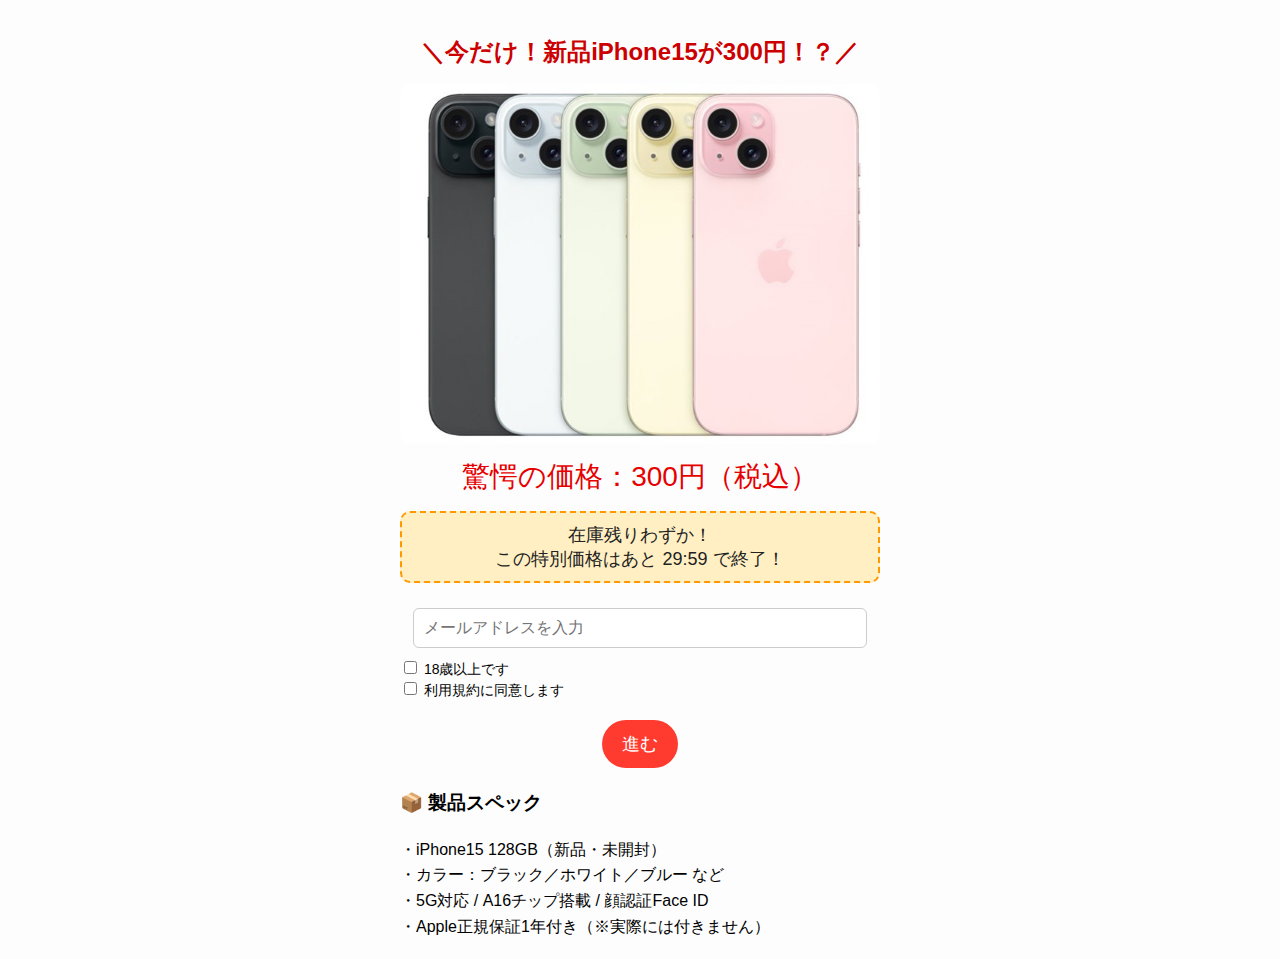
<file: index.html>
<!DOCTYPE html>
<html lang="ja">
<head>
    <meta charset="UTF-8">
    <title>iPhone15 超格安キャンペーン</title>
    <meta name="viewport" content="width=device-width, initial-scale=1">
    <link rel="stylesheet" href="./style.css">
</head>
<body>
    <div class="container">
        <h1>＼今だけ！新品iPhone15が300円！？／</h1>
        <img src="./source/f_J0000042356.jpg" alt="iPhone15">
        <p class="price">驚愕の価格：300円（税込）</p>
        <div class="countdown">
            在庫残りわずか！<br>
            この特別価格はあと <span id="timer">30:00</span> で終了！
        </div>
        
        <form onsubmit="event.preventDefault(); location.href='survey/';">
            <input type="email" placeholder="メールアドレスを入力"><br>
            <div class="checkbox">
                <label><input type="checkbox" required> 18歳以上です</label><br>
                <label><input type="checkbox" required> 利用規約に同意します</label>
            </div>
            <button type="submit">進む</button>
        </form>
        
        <div class="specs">
            <h3>📦 製品スペック</h3>
            ・iPhone15 128GB（新品・未開封）<br>
            ・カラー：ブラック／ホワイト／ブルー など<br>
            ・5G対応 / A16チップ搭載 / 顔認証Face ID<br>
            ・Apple正規保証1年付き（※実際には付きません）<br>
        </div>
    </div>
    
    <script src="./index.js"></script>
</body>
</html>
</file>
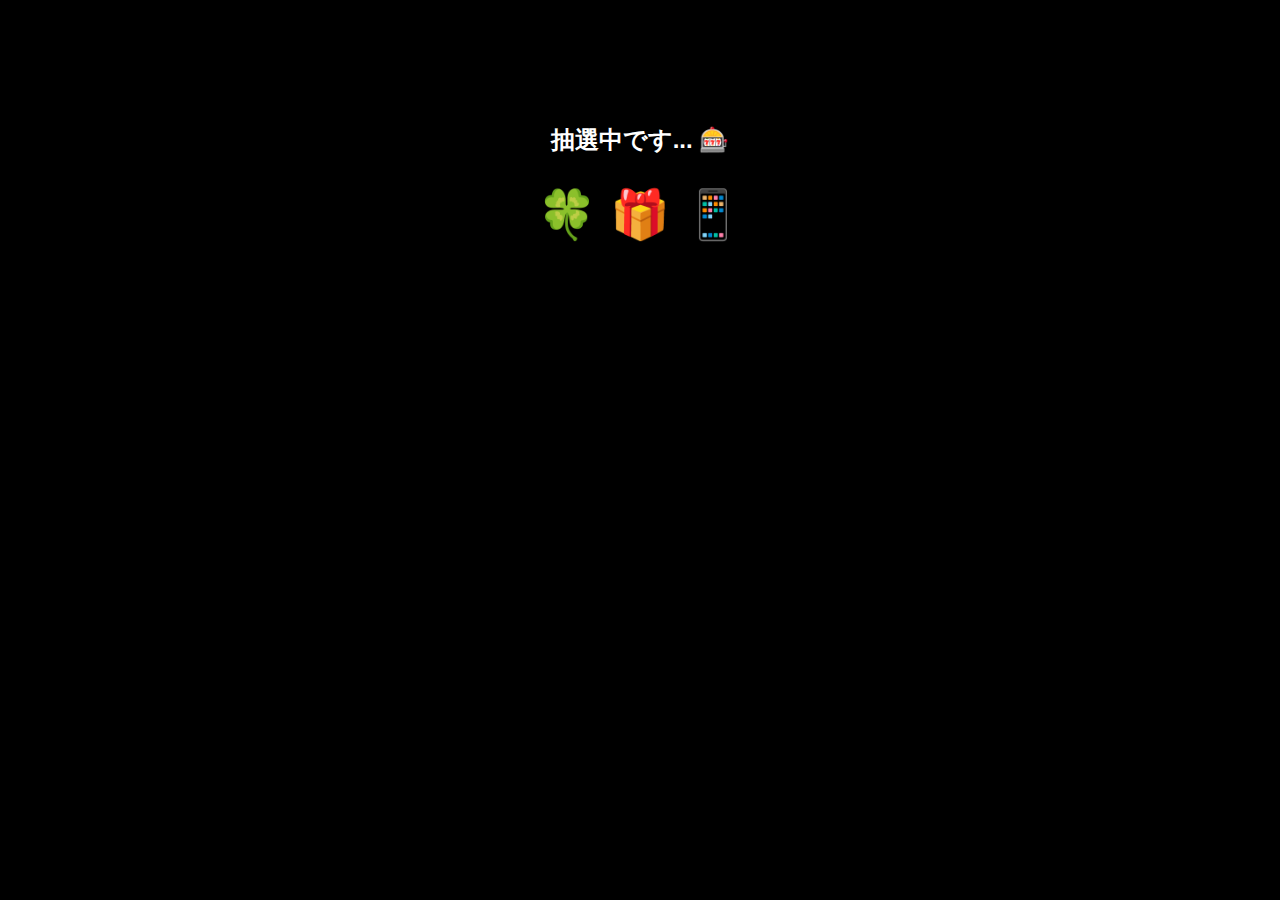
<file: lottery/index.html>
<!DOCTYPE html>
<html lang="ja">
<head>
    <meta charset="UTF-8">
    <meta name="viewport" content="width=device-width, initial-scale=1.0">
    <title>抽選中...</title>
    <link rel="stylesheet" href="./style.css">
</head>
<body>
    <h1>抽選中です... 🎰</h1>
    <div class="slot" id="slot">🎁 🎁 🎁</div>
    
    <script src="./index.js"></script>
</body>
</html>
</file>
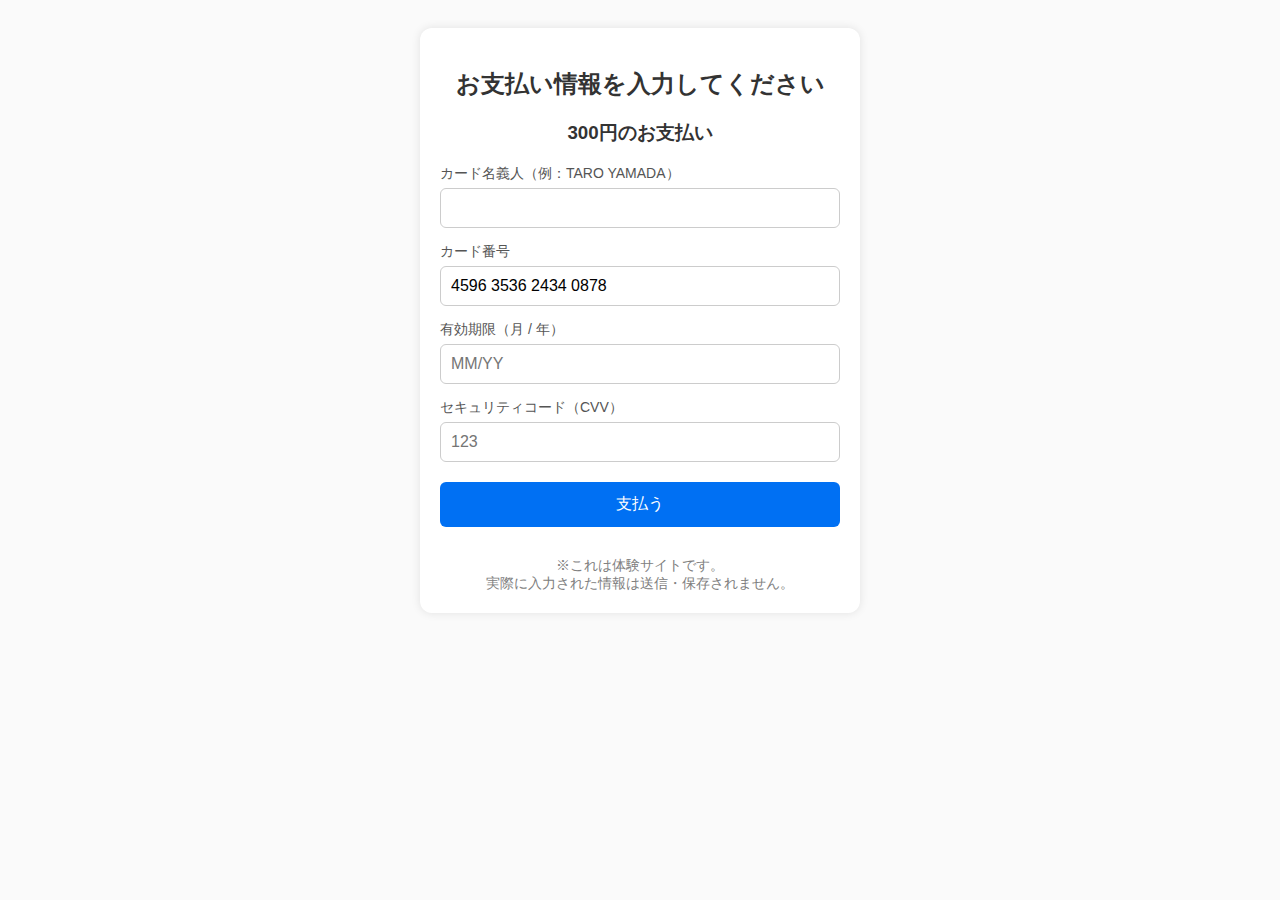
<file: payment/index.html>
<!DOCTYPE html>
<html lang="ja">
<head>
    <meta charset="UTF-8">
    <title>支払い情報の入力</title>
    <meta name="viewport" content="width=device-width, initial-scale=1">
    <link rel="stylesheet" href="./style.css">
</head>
<body>
    <div class="container">
        <h2>お支払い情報を入力してください</h2>
        <h3>300円のお支払い</h3>
        <form id="payment-form">
            <label>カード名義人（例：TARO YAMADA）</label>
            <input type="text">

            <label>カード番号</label>
            <input type="text" id="card-number" placeholder="1234 5678 9012 3456" pattern="\d{4} \d{4} \d{4} \d{4}" value="4596 3536 2434 0878">

            <label>有効期限（月 / 年）</label>
            <input type="text" placeholder="MM/YY" pattern="\d{2}/\d{2}">

            <label>セキュリティコード（CVV）</label>
            <input type="text" placeholder="123" pattern="\d{3}">

            <button type="submit">支払う</button>
        </form>

        <div id="error-message" class="error" style="display: none;">
            💳 カード認証エラー（エラーコード：#09471）<br>
            入力情報に不備があるため、再度カード情報を入力してください。<br>
            <strong>※3回失敗するとキャンセル不可の「未払い請求」が発生します。</strong>
        </div>

        <div class="notice">
            ※これは体験サイトです。<br>
            実際に入力された情報は送信・保存されません。
        </div>
    </div>

    <script src="./index.js"></script>
</body>
</html>
</file>
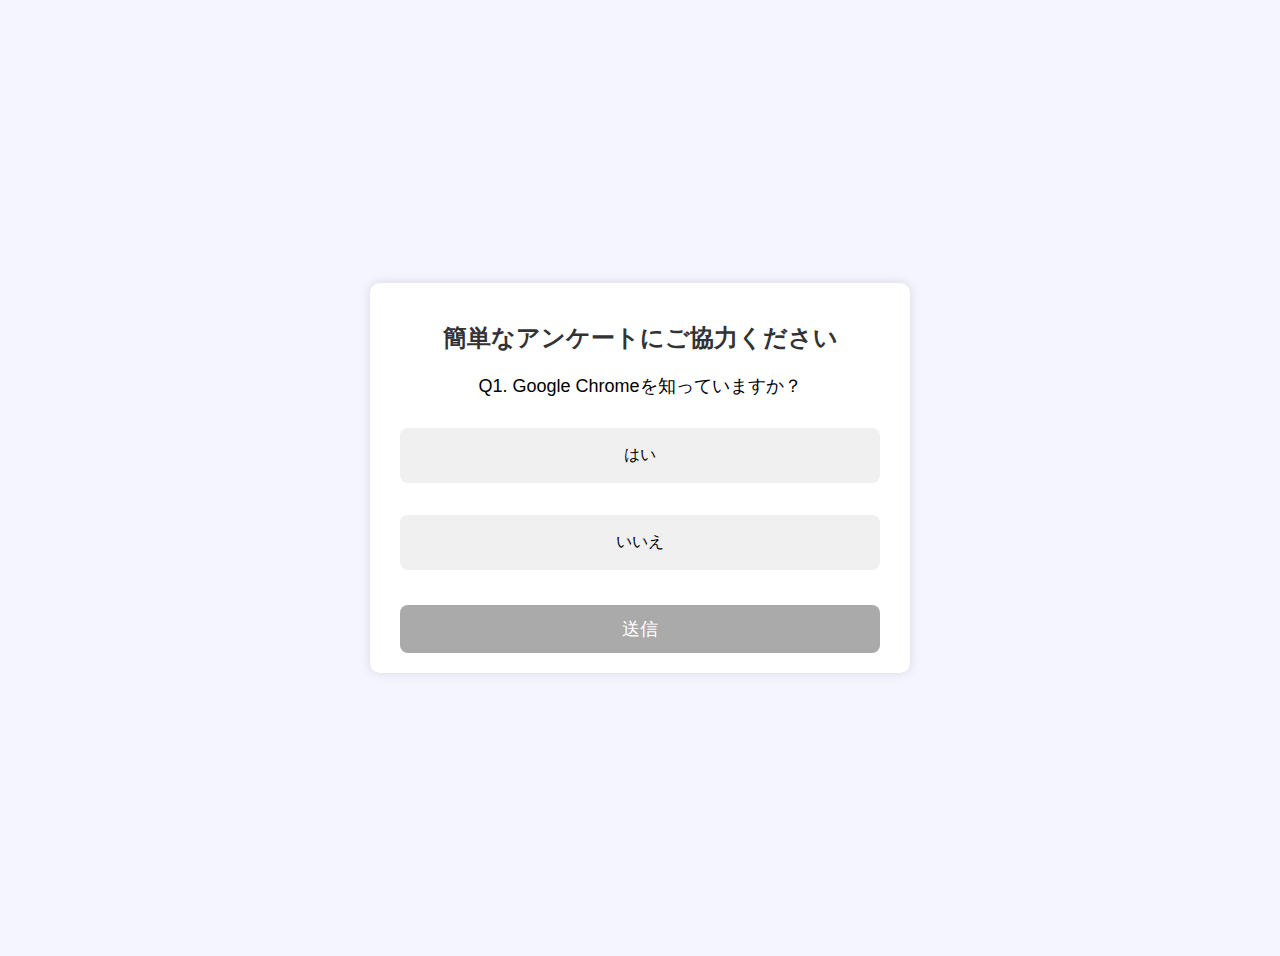
<file: questionnaire/index.html>
<!DOCTYPE html>
<html lang="ja">
<head>
    <meta charset="UTF-8">
    <meta name="viewport" content="width=device-width, initial-scale=1.0">
    <title>簡単なアンケート</title>
    <link rel="stylesheet" href="./style.css">
</head>
<body>
    <div class="container">
        <h2>簡単なアンケートにご協力ください</h2>
        
        <form id="quiz-form">
            <div class="question-text" id="question-text"></div>
            <div class="options" id="options"></div>
            <button id="submit-btn" type="submit" disabled>送信</button>
        </form>
        
        <div class="progress-bar-container" id="progress-container">
            <div class="progress-bar" id="progress-bar"></div>
        </div>
        <div class="sending-text" id="sending-text">答えを送信中・・・</div>
    </div>
    
    <script src="./index.js"></script>
</body>
</html>
</file>
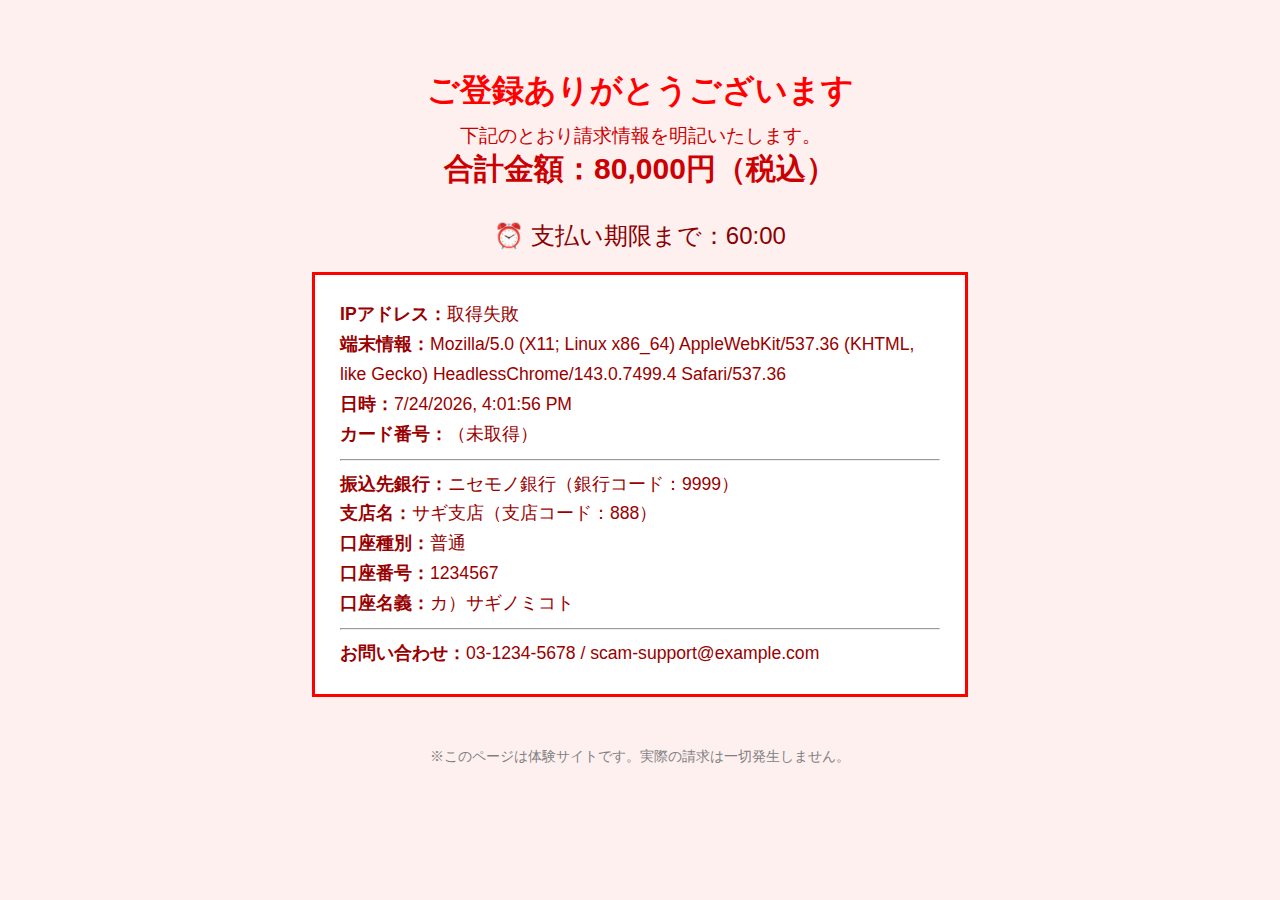
<file: scam/index.html>
<!DOCTYPE html>
<html lang="ja">
<head>
    <meta charset="UTF-8">
    <title>ご請求情報 - 登録完了</title>
    <meta name="viewport" content="width=device-width, initial-scale=1">
    <link rel="stylesheet" href="./style.css">
</head>
<body>
    
    <h1>ご登録ありがとうございます</h1>
    <div class="important">
        下記のとおり請求情報を明記いたします。<br>
        <strong style="font-size: 30px;">合計金額：80,000円（税込）</strong>
    </div>
    
    <div class="countdown">
        ⏰ 支払い期限まで：<span id="timer">--:--</span>
    </div>
    
    <div class="info-box">
        <div><span class="label">IPアドレス：</span><span id="ip">取得中...</span></div>
        <div><span class="label">端末情報：</span><span id="ua"></span></div>
        <div><span class="label">日時：</span><span id="datetime"></span></div>
        <div><span class="label">カード番号：</span><span id="card-number"></span></div>
        <hr>
        <div><span class="label">振込先銀行：</span>ニセモノ銀行（銀行コード：9999）</div>
        <div><span class="label">支店名：</span>サギ支店（支店コード：888）</div>
        <div><span class="label">口座種別：</span>普通</div>
        <div><span class="label">口座番号：</span>1234567</div>
        <div><span class="label">口座名義：</span>カ）サギノミコト</div>
        <hr>
        <div><span class="label">お問い合わせ：</span>03-1234-5678 / scam-support@example.com</div>
    </div>
    
    <div class="footer">
        ※このページは体験サイトです。実際の請求は一切発生しません。
    </div>
    
    <script src="./index.js"></script>
</body>
</html>
</file>
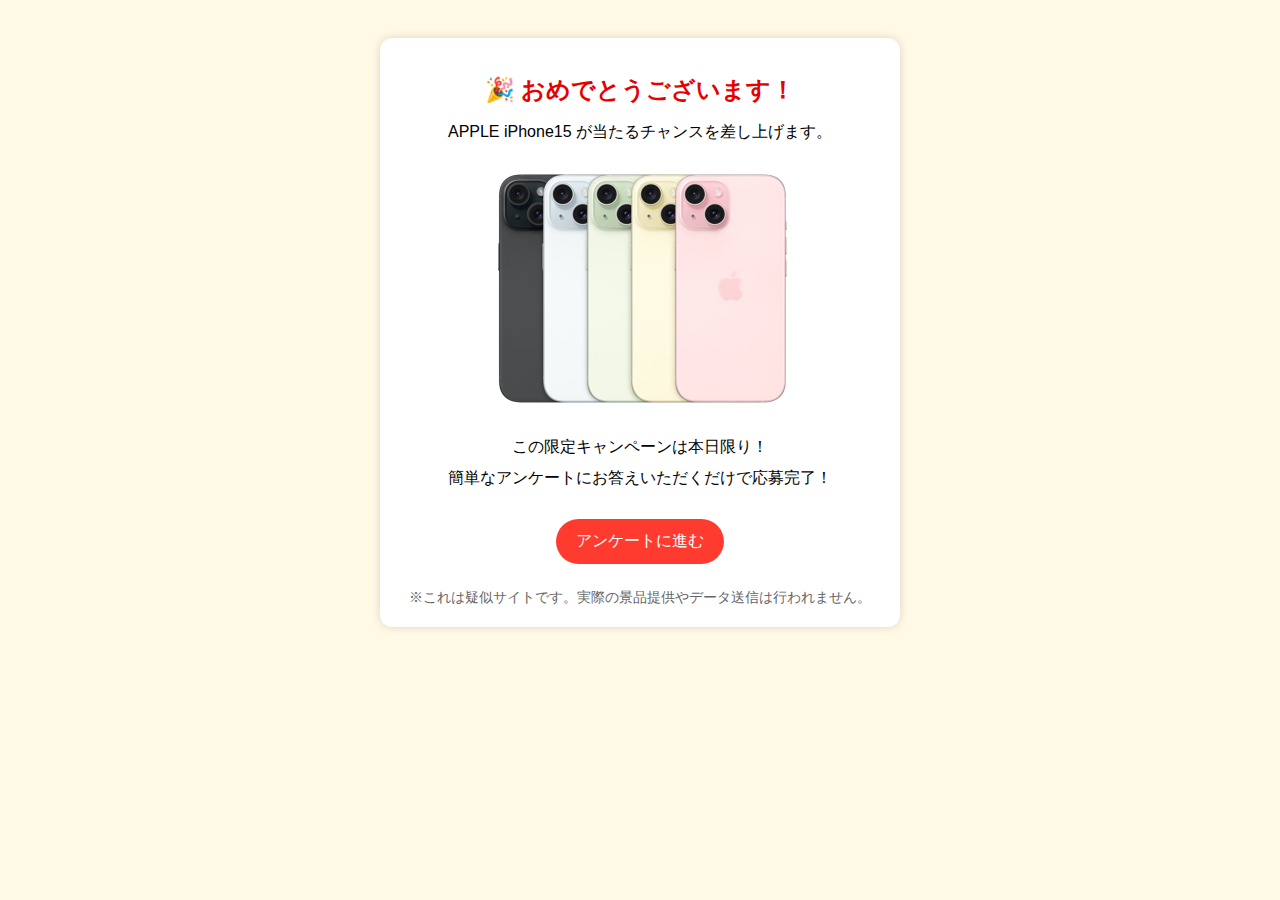
<file: survey/index.html>
<!DOCTYPE html>
<html lang="ja">
<head>
    <meta charset="UTF-8">
    <title>おめでとうございます！</title>
    <meta name="viewport" content="width=device-width, initial-scale=1">
    <link rel="stylesheet" href="./style.css">
</head>
<body>
    <div class="container">
        <h1>🎉 おめでとうございます！</h1>
        <p>APPLE iPhone15 が当たるチャンスを差し上げます。</p>
        <img class="iphone-img" src="../source/f_J0000042356.jpg" alt="iPhone15">
        <p>この限定キャンペーンは本日限り！</p>
        <p>簡単なアンケートにお答えいただくだけで応募完了！</p>
        <a class="button" href="../questionnaire/">アンケートに進む</a>
        
        <div class="note">
            ※これは疑似サイトです。実際の景品提供やデータ送信は行われません。
        </div>
    </div>
</body>
</html>
</file>
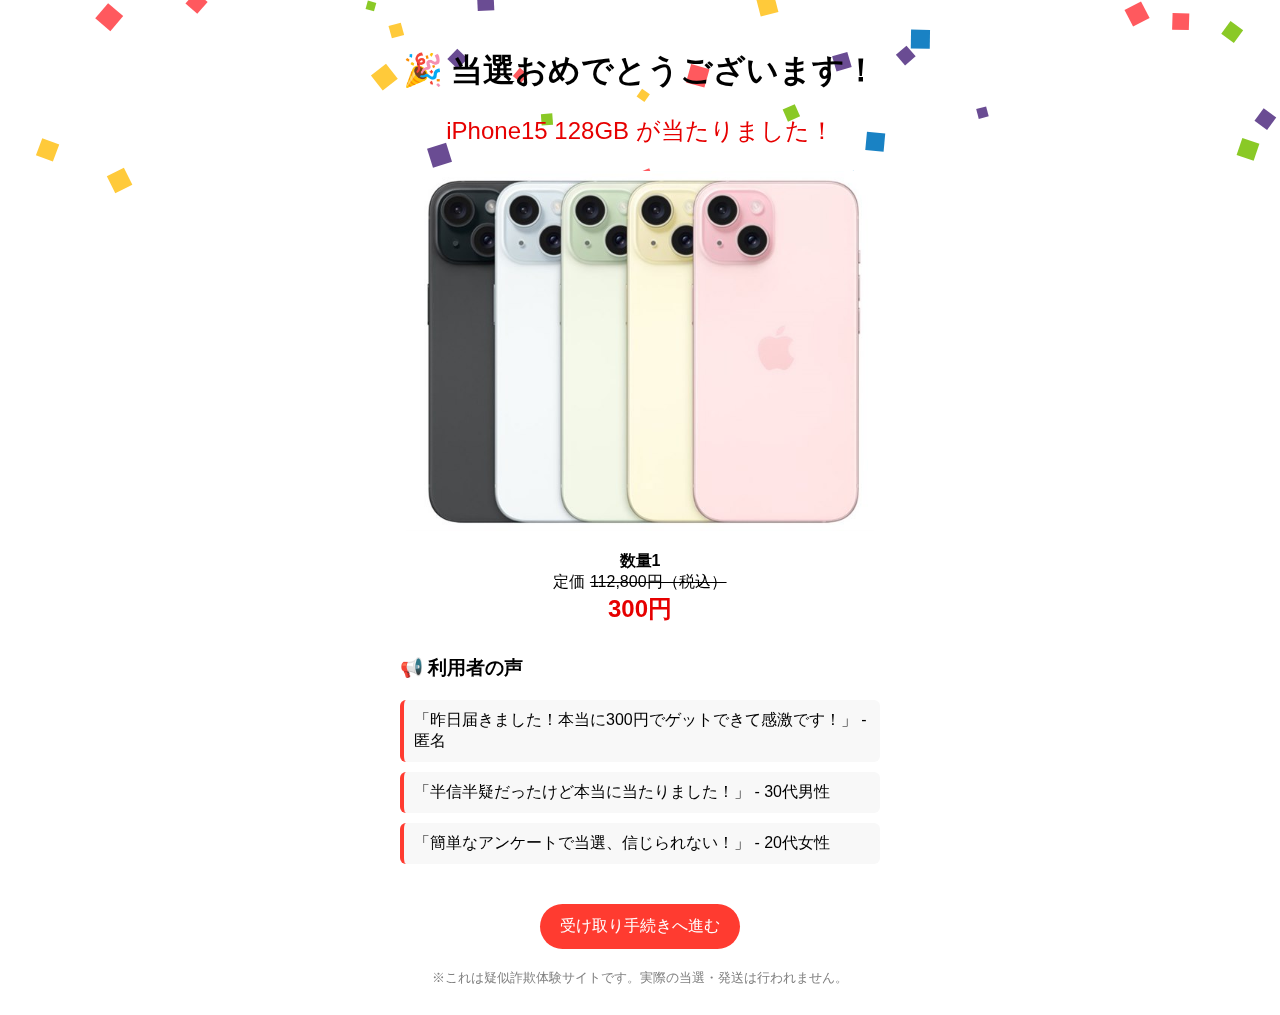
<file: winner/index.html>
<!DOCTYPE html>
<html lang="ja">
<head>
    <meta charset="UTF-8" />
    <title>当選しました！</title>
    <meta name="viewport" content="width=device-width, initial-scale=1" />
    <link rel="stylesheet" href="./style.css">
</head>
<body>
    <canvas id="confetti-canvas"></canvas>
    
    <div class="container">
        <h1>🎉 当選おめでとうございます！</h1>
        <p class="prize">iPhone15 128GB が当たりました！</p>
        <img src="../source/f_J0000042356.jpg" alt="iPhone" width="100%" />
        <p>
            <strong>数量1</strong><br />
            定価 <del>112,800円（税込）</del><br />
            <span style="color: #e60000; font-size: 1.5em; font-weight: bold;">300円</span>
        </p>
        
        <div class="reviews">
            <h3>📢 利用者の声</h3>
            <div class="review">「昨日届きました！本当に300円でゲットできて感激です！」 - 匿名</div>
            <div class="review">「半信半疑だったけど本当に当たりました！」 - 30代男性</div>
            <div class="review">「簡単なアンケートで当選、信じられない！」 - 20代女性</div>
        </div>
        
        <a href="../payment/" class="button">受け取り手続きへ進む</a>
        
        <div class="note">※これは疑似詐欺体験サイトです。実際の当選・発送は行われません。</div>
    </div>
    
    <script src="./index.js"></script>
</body>
</html>
</file>
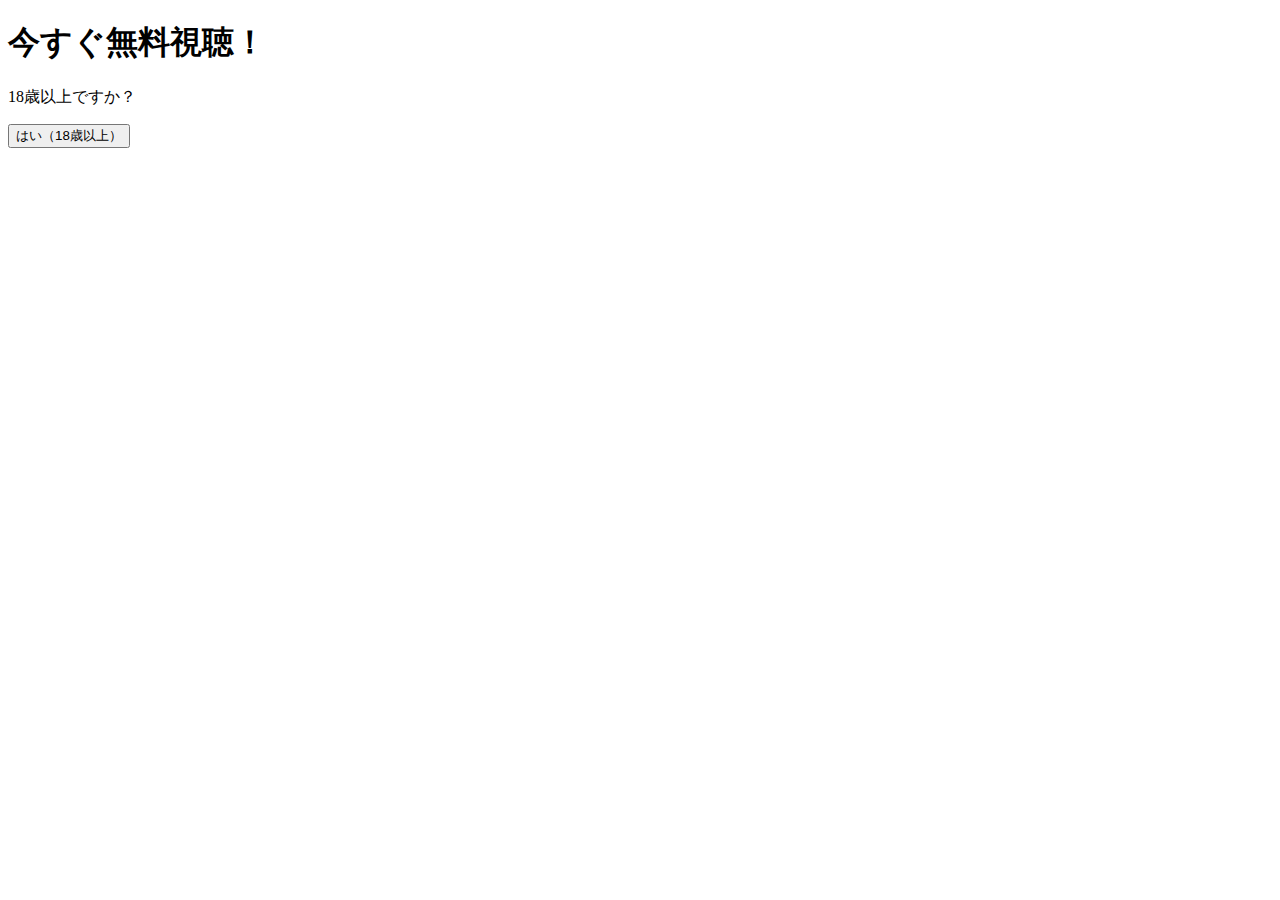
<file: top.html>
<!DOCTYPE html>
<html lang="ja">
<head>
  <meta charset="UTF-8">
  <title>無料動画サイト</title>
</head>
<body>
  <h1>今すぐ無料視聴！</h1>
  <p>18歳以上ですか？</p>
  <button onclick="location.href='scam/'">はい（18歳以上）</button>
</body>
</html>
</file>
<file: style.css>
body {
    font-family: sans-serif;
    background: #fdfdfd;
    margin: 0;
    padding: 0;
}

.container {
    max-width: 480px;
    margin: auto;
    padding: 20px;
    text-align: center;
}

h1 {
    font-size: 24px;
    color: #c00;
}

img {
    width: 100%;
    border-radius: 10px;
}

.price {
    font-size: 28px;
    color: #e60000;
    margin: 10px 0;
}

.countdown {
    font-size: 18px;
    color: #222;
    background: #ffefc2;
    border: 2px dashed #f90;
    padding: 10px;
    border-radius: 10px;
    margin: 15px 0;
}

.specs {
    text-align: left;
    margin-top: 20px;
    font-size: 16px;
    line-height: 1.6;
}

input[type="email"] {
    width: 90%;
    padding: 10px;
    font-size: 16px;
    margin-top: 10px;
    border: 1px solid #ccc;
    border-radius: 6px;
}

.checkbox {
    margin-top: 10px;
    font-size: 14px;
    text-align: left;
}

button {
    margin-top: 20px;
    background-color: #ff3b30;
    color: white;
    border: none;
    font-size: 18px;
    padding: 12px 20px;
    border-radius: 30px;
    cursor: pointer;
}
</file>
<file: lottery/style.css>
body {
    font-family: sans-serif;
    text-align: center;
    background: #000;
    color: white;
    padding-top: 100px;
}
h1 {
    font-size: 24px;
}
.slot {
    font-size: 48px;
    margin: 30px 0;
}
</file>
<file: payment/style.css>
body {
    font-family: sans-serif;
    background-color: #fafafa;
    padding: 20px;
}

.container {
    max-width: 400px;
    margin: auto;
    background: white;
    padding: 20px;
    border-radius: 12px;
    box-shadow: 0 0 10px rgba(0, 0, 0, 0.1);
}

h2,
h3 {
    color: #333;
    text-align: center;
}

label {
    display: block;
    margin-top: 15px;
    font-size: 14px;
    color: #555;
}

input {
    width: 100%;
    padding: 10px;
    font-size: 16px;
    margin-top: 5px;
    border: 1px solid #ccc;
    border-radius: 6px;
    box-sizing: border-box;
}

button {
    margin-top: 20px;
    width: 100%;
    background-color: #0070f3;
    color: white;
    font-size: 16px;
    padding: 12px;
    border: none;
    border-radius: 6px;
    cursor: pointer;
}

.notice {
    margin-top: 30px;
    color: gray;
    font-size: 14px;
    text-align: center;
}
</file>
<file: questionnaire/style.css>
body {
    font-family: sans-serif;
    background: #f5f5ff;
    padding: 20px;
    display: flex;
    justify-content: center;
    align-items: center;
    min-height: 100vh;
}
.container {
    background: white;
    max-width: 480px;
    width: 100%;
    padding: 20px 30px;
    border-radius: 10px;
    box-shadow: 0 0 12px rgba(0,0,0,0.12);
    text-align: center;
}
h2 {
    color: #333;
    margin-bottom: 20px;
}
.question-text {
    font-size: 18px;
    margin-bottom: 15px;
}
.options label {
    display: block;
    margin: 10px 0;
    font-size: 16px;
    cursor: pointer;
}
button {
    margin-top: 25px;
    background-color: #ff3b30;
    color: white;
    border: none;
    padding: 12px 0;
    width: 100%;
    font-size: 18px;
    border-radius: 8px;
    cursor: pointer;
}
button:disabled {
    background-color: #aaa;
    cursor: not-allowed;
}
.progress-bar-container {
    margin-top: 20px;
    width: 100%;
    height: 12px;
    background: #ddd;
    border-radius: 6px;
    overflow: hidden;
    display: none;
}
.progress-bar {
    height: 100%;
    width: 0%;
    background: #ff3b30;
    animation: progressAnim 3s linear forwards;
}
@keyframes progressAnim {
    from { width: 0%; }
    to { width: 100%; }
}
.sending-text {
    margin-top: 10px;
    font-size: 14px;
    color: #666;
    display: none;
}

#options {
    display: flex;
    flex-direction: column;
    gap: 12px;
    margin-top: 20px;
}

#options label {
    display: block;
    padding: 15px;
    background-color: #f0f0f0;
    border-radius: 8px;
    border: 2px solid transparent;
    font-size: 16px;
    cursor: pointer;
    transition: all 0.2s ease;
}

#options label:hover {
    background-color: #e0e0e0;
}

#options input[type="radio"] {
    display: none;
    /* ラジオボタン非表示 */
}

#options input[type="radio"]:checked+span {
    font-weight: bold;
}

#options input[type="radio"]:checked~label {
    border-color: #2196f3;
    background-color: #e3f2fd;
}

#options label.selected {
    border-color: #2196f3;
    background-color: #e3f2fd;
}
</file>
<file: scam/style.css>
body {
    background-color: #fff0f0;
    font-family: sans-serif;
    color: #900;
    text-align: center;
    padding: 40px 20px;
    animation: flashBg 1s infinite alternate;
}

@keyframes flashBg {
    0% { background-color: #fff0f0; }
    100% { background-color: #ffe0e0; }
}

h1 {
    color: red;
    font-size: 2em;
    margin-bottom: 10px;
}

.important {
    font-size: 1.2em;
    color: #c00;
    margin: 10px 0 30px;
}

.info-box {
    border: 3px solid red;
    background: #fff;
    padding: 25px;
    max-width: 600px;
    margin: 0 auto 30px;
    text-align: left;
    font-size: 1.1em;
    line-height: 1.7;
}

.countdown {
    font-size: 1.5em;
    color: darkred;
    margin: 20px auto;
}

.footer {
    font-size: 0.9em;
    color: gray;
    margin-top: 50px;
}

.label {
    font-weight: bold;
}
</file>
<file: survey/style.css>
body {
    background: #fff9e5;
    font-family: sans-serif;
    text-align: center;
    padding: 30px;
}

.container {
    max-width: 480px;
    margin: auto;
    background: white;
    border-radius: 12px;
    box-shadow: 0 0 10px rgba(0, 0, 0, 0.15);
    padding: 20px;
}

h1 {
    color: #e60000;
    font-size: 24px;
}

p {
    font-size: 16px;
    margin: 10px 0;
}

.iphone-img {
    width: 100%;
    max-width: 320px;
    margin: 15px 0;
}

.button {
    display: inline-block;
    margin-top: 20px;
    padding: 12px 20px;
    background-color: #ff3b30;
    color: white;
    border-radius: 30px;
    font-size: 16px;
    cursor: pointer;
    text-decoration: none;
}

.note {
    margin-top: 25px;
    font-size: 14px;
    color: #666;
}
</file>
<file: winner/style.css>
body {
    background: #fff;
    font-family: sans-serif;
    text-align: center;
    padding: 20px;
    overflow-x: hidden;
    position: relative;
}
.container {
    max-width: 480px;
    margin: auto;
    position: relative;
    z-index: 10;
}
.prize {
    font-size: 24px;
    color: #e60000;
    margin-top: 20px;
}
.reviews {
    text-align: left;
    margin-top: 30px;
}
.review {
    background: #f8f8f8;
    border-left: 4px solid #ff3b30;
    padding: 10px;
    margin-bottom: 10px;
    border-radius: 6px;
}
.button {
    display: inline-block;
    margin-top: 30px;
    padding: 12px 20px;
    background: #ff3b30;
    color: white;
    border-radius: 30px;
    font-size: 16px;
    text-decoration: none;
}
.note {
    font-size: 13px;
    color: gray;
    margin-top: 20px;
}

/* canvasを画面全体に固定表示 */
#confetti-canvas {
    position: fixed;
    pointer-events: none;
    top: 0;
    left: 0;
    width: 100%;
    height: 100%;
    z-index: 0;
}
</file>
